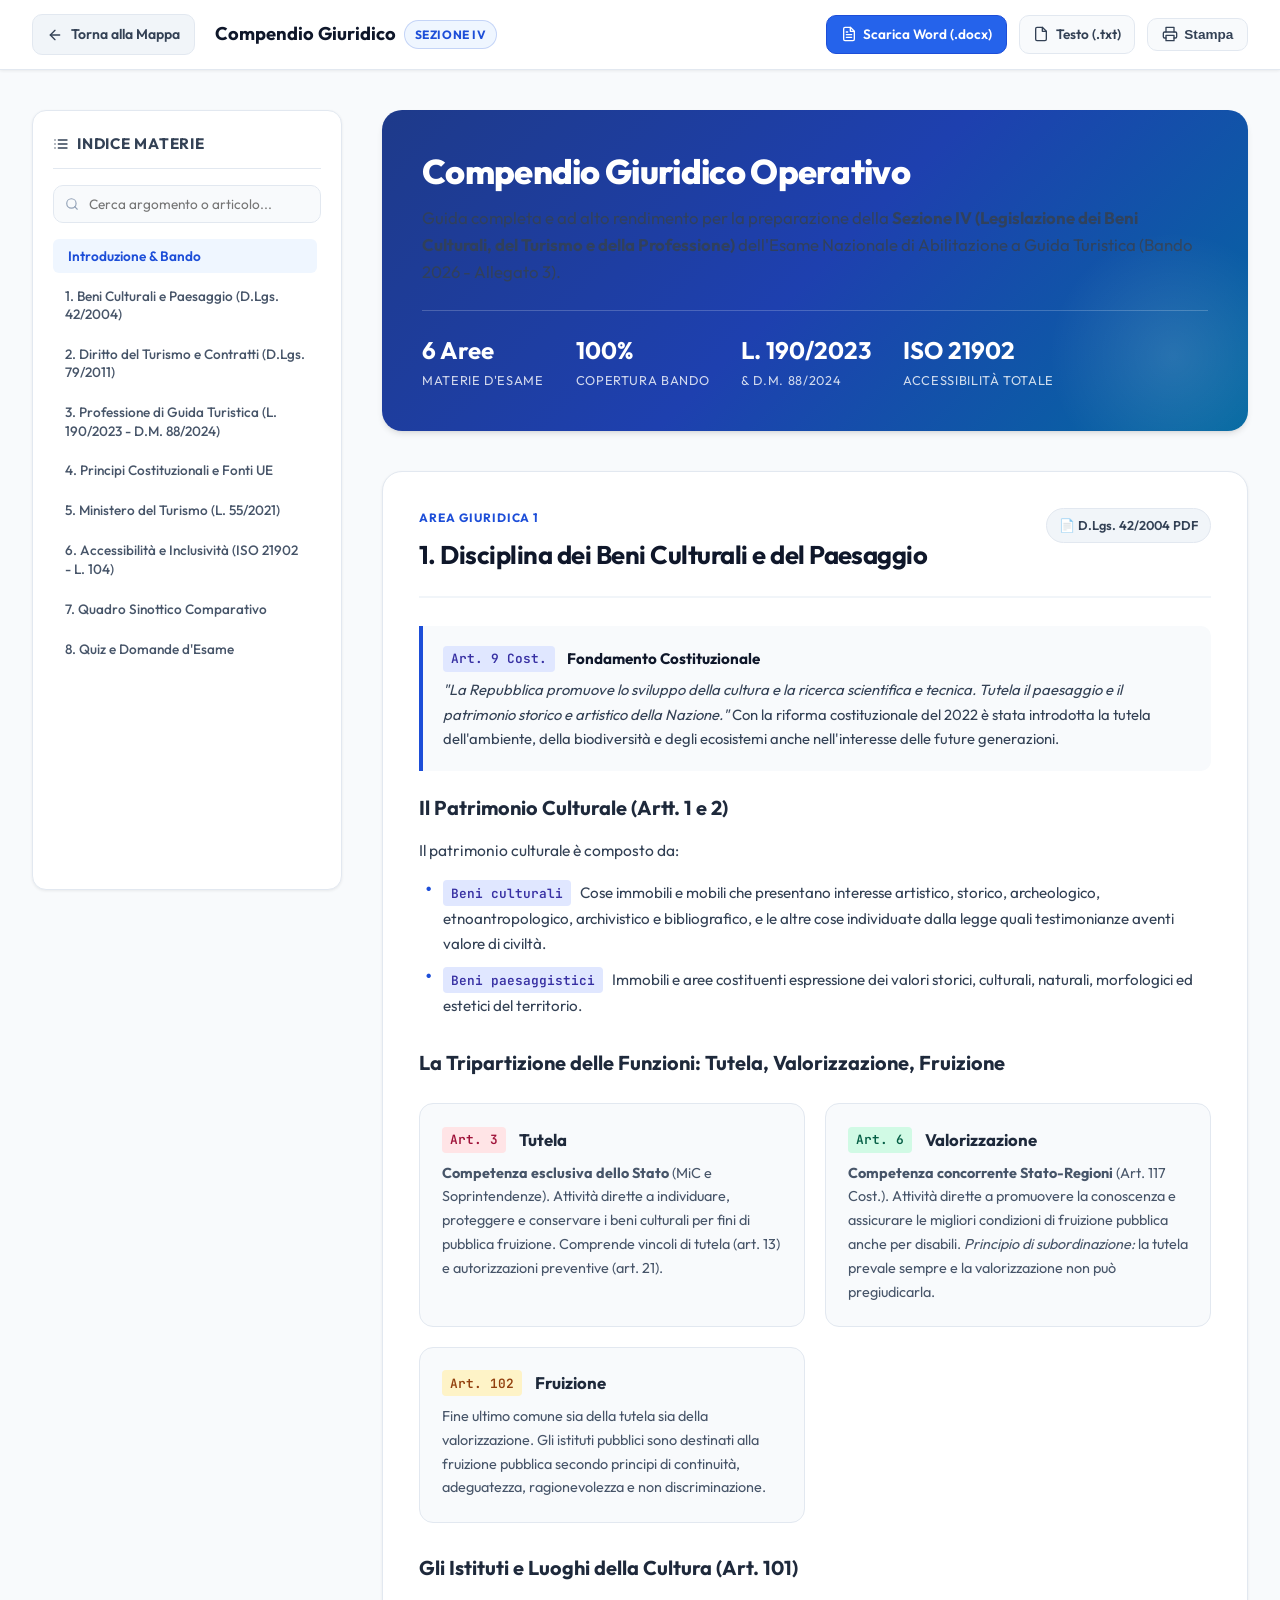
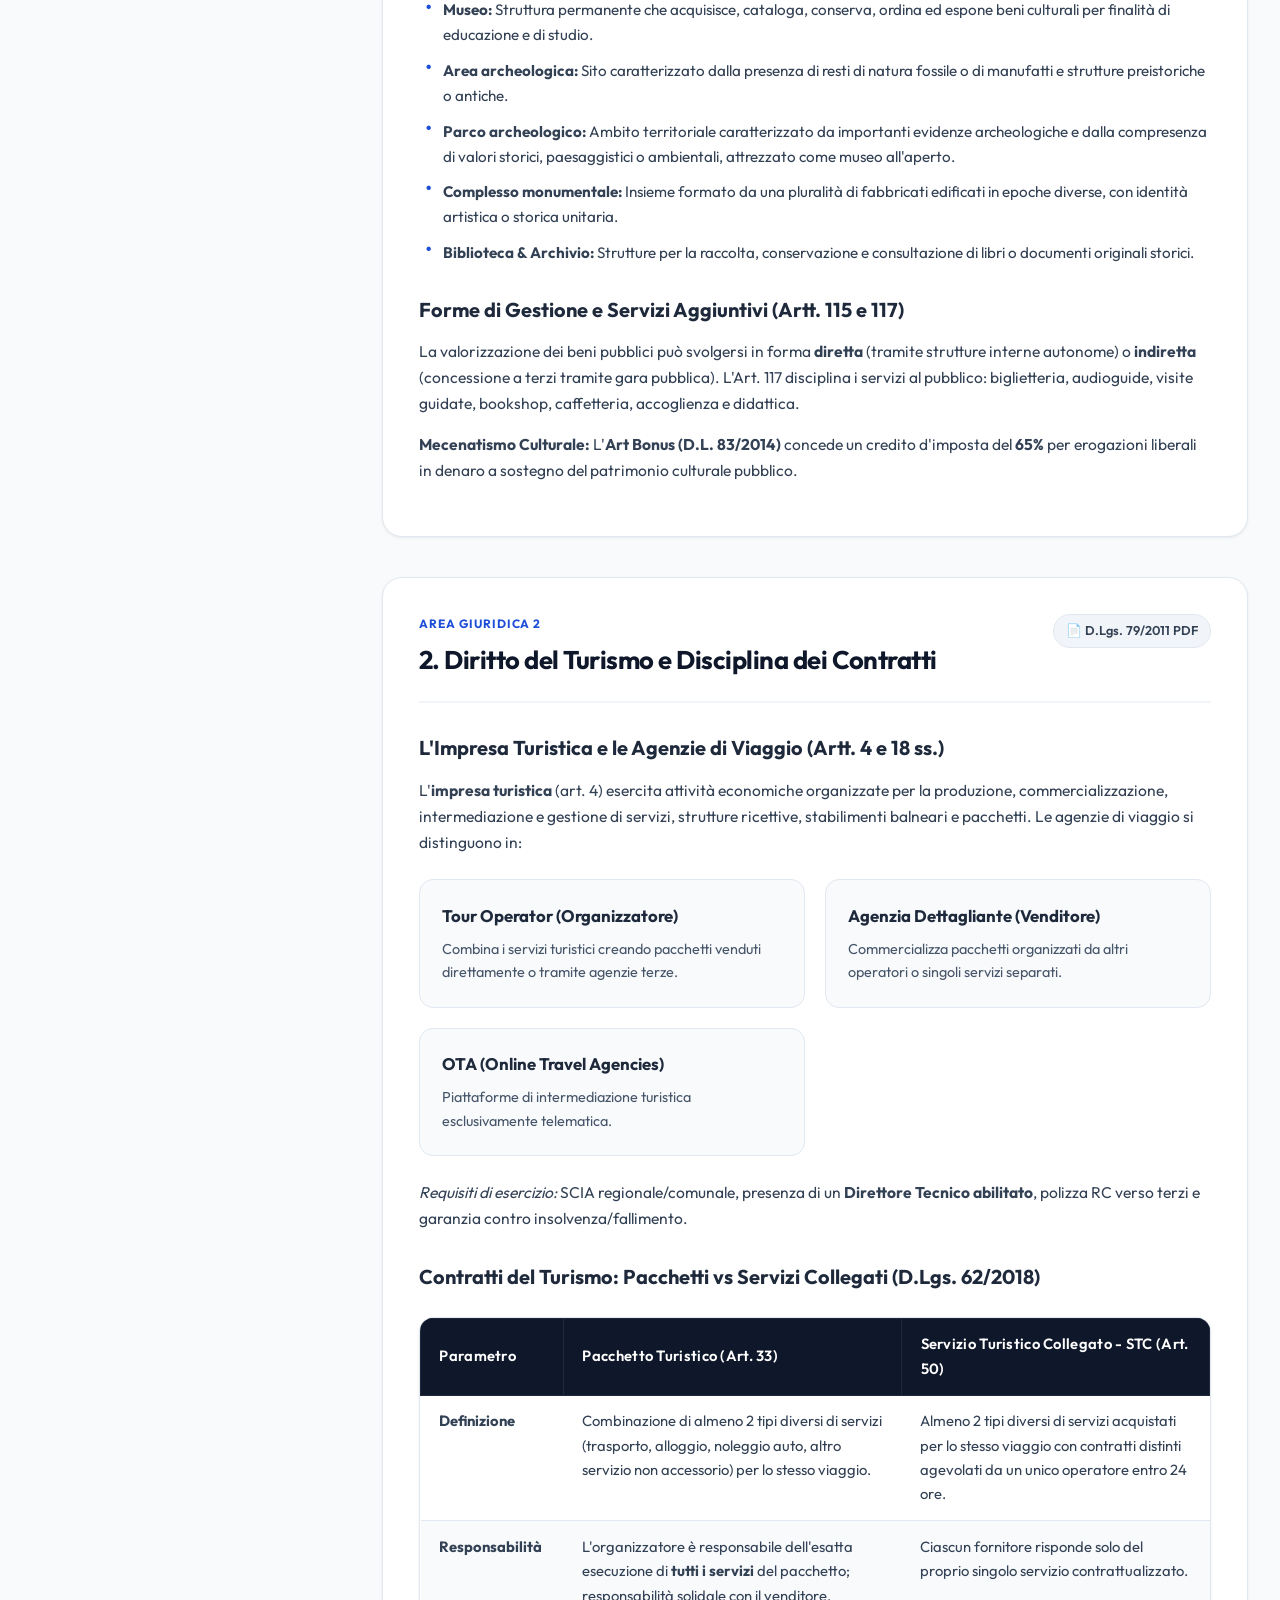
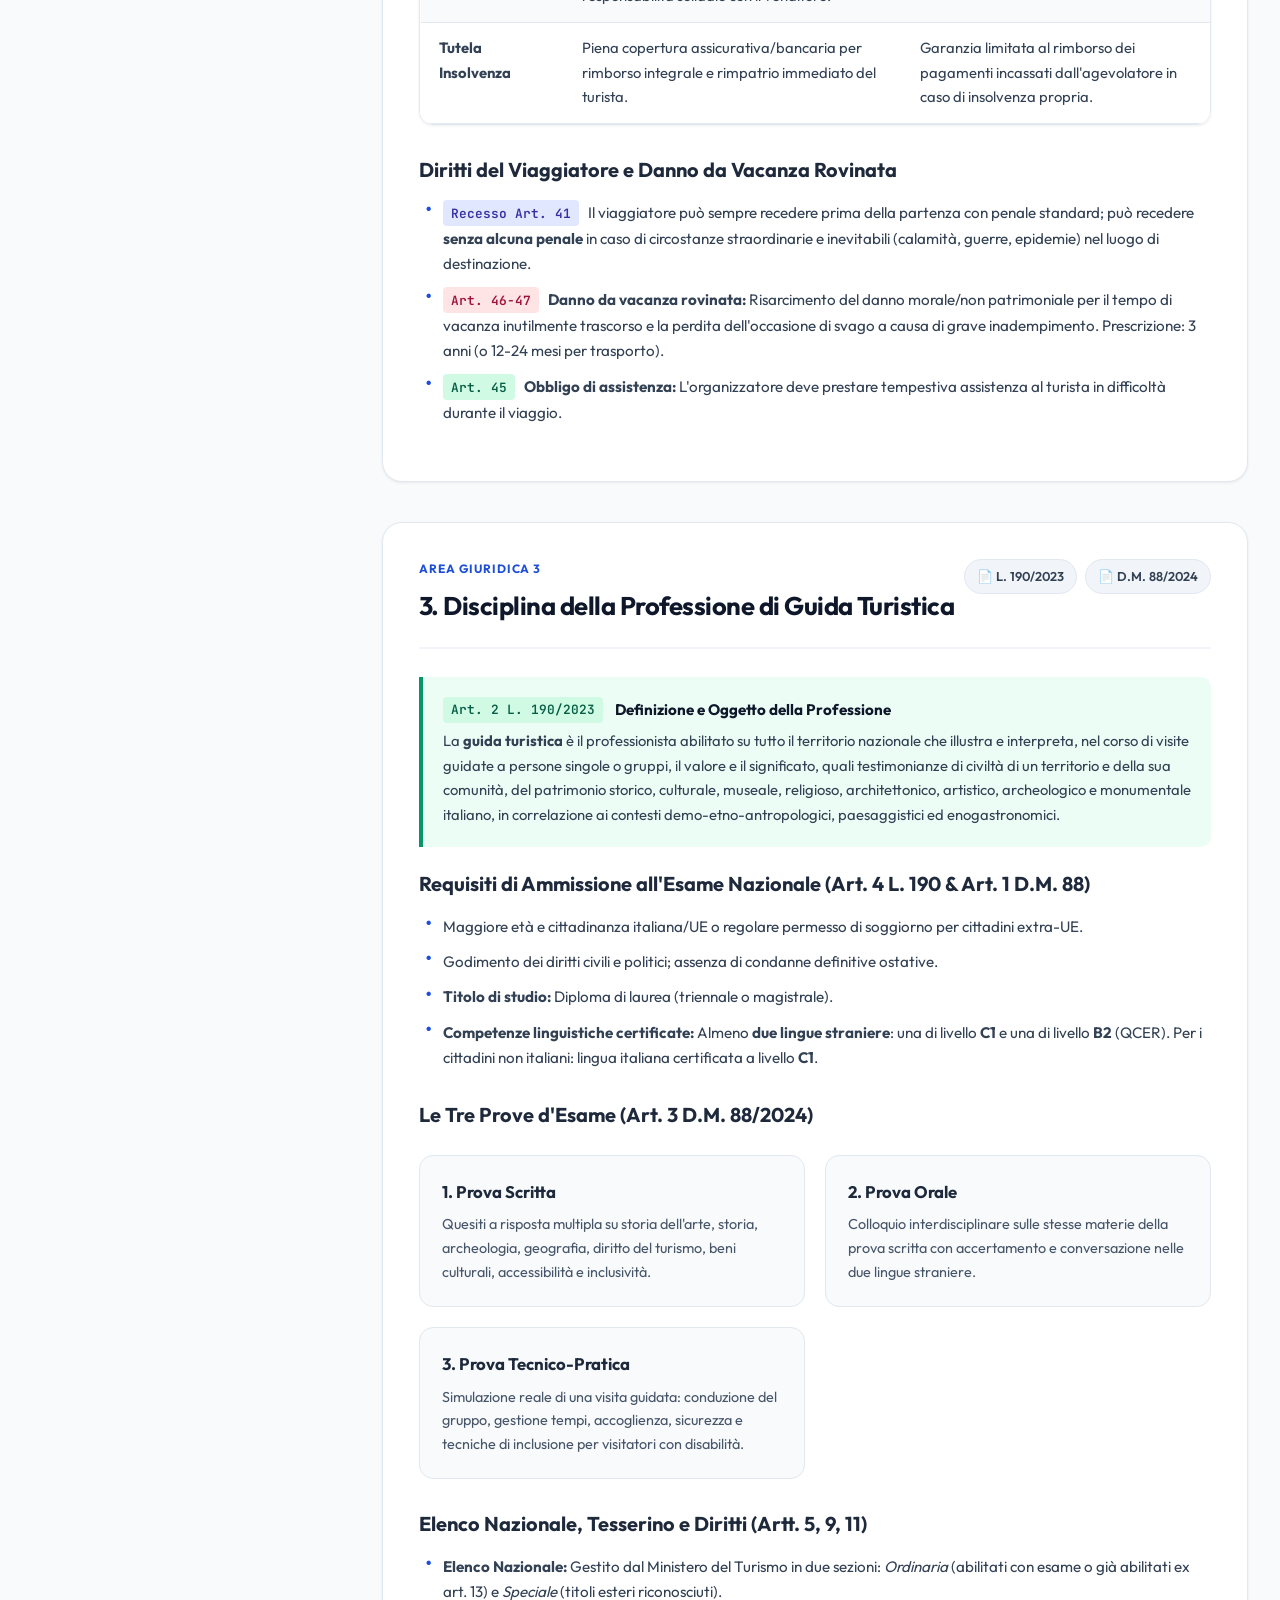
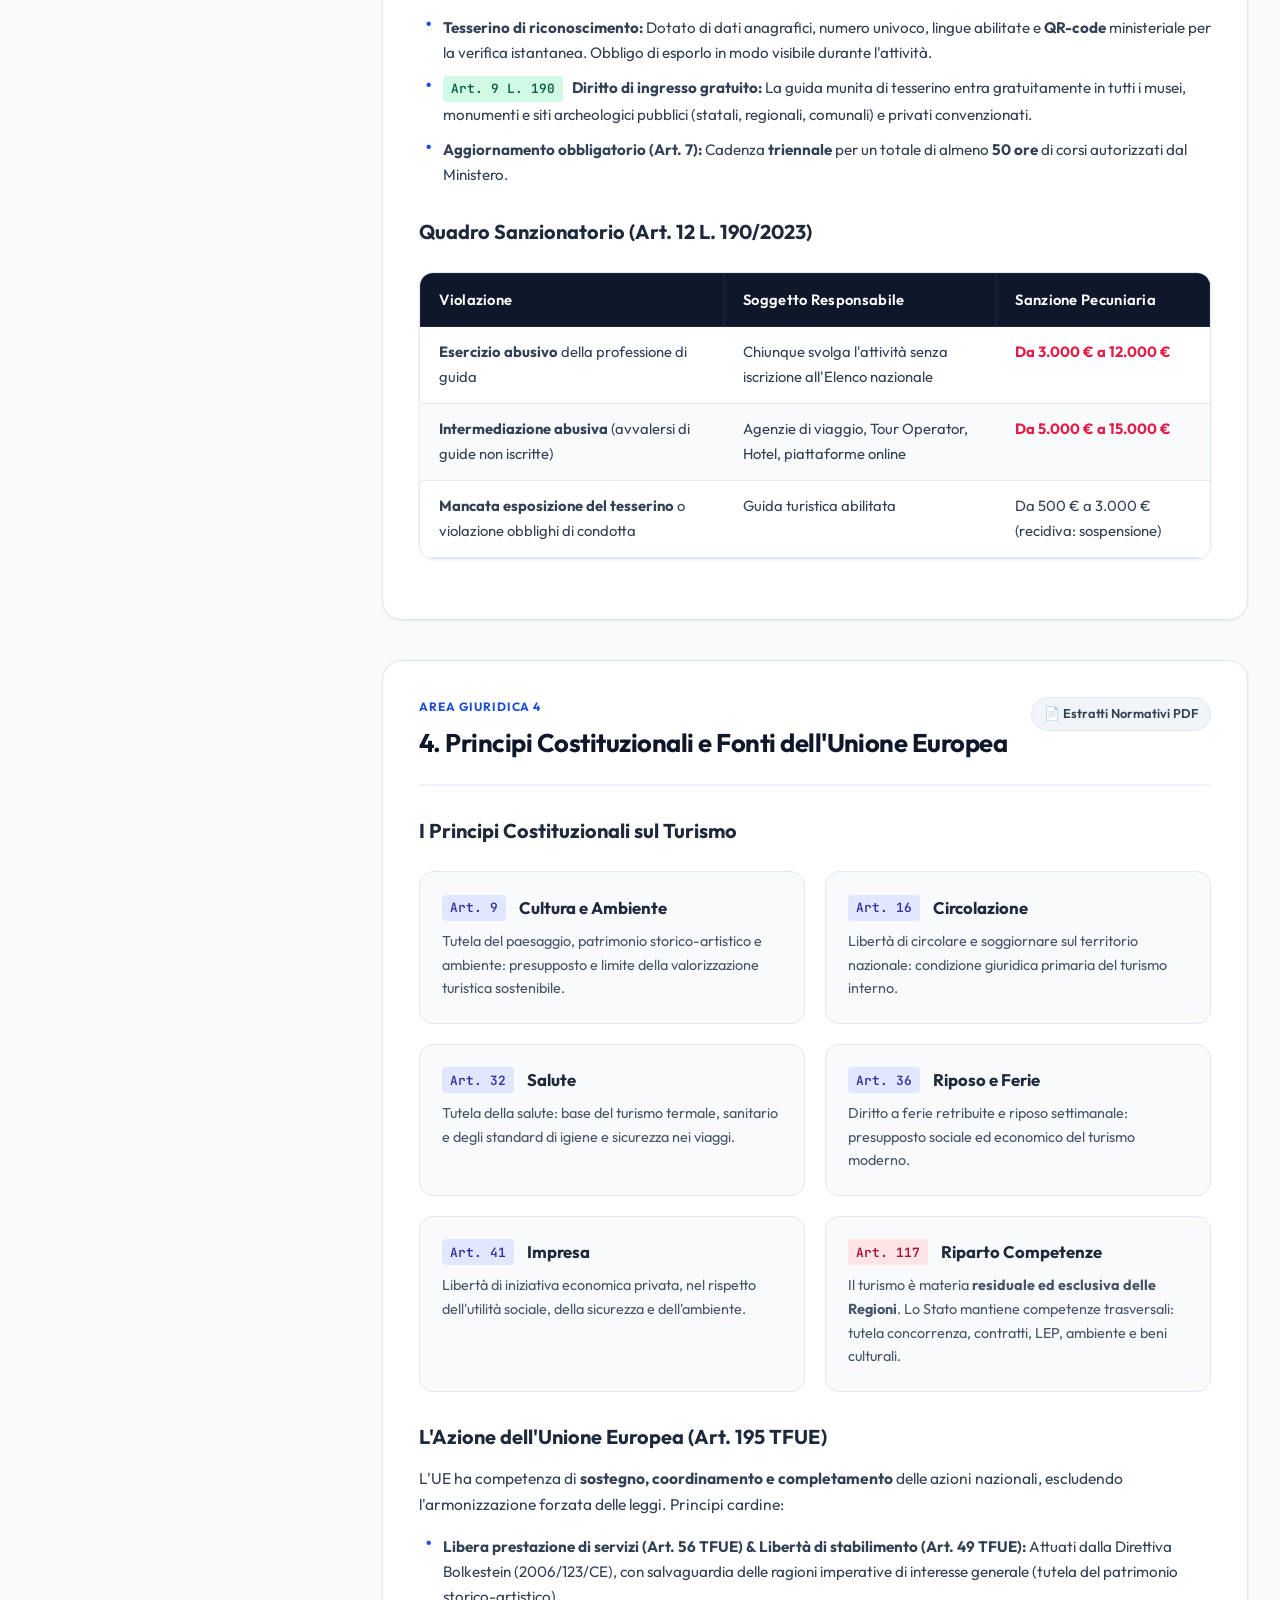
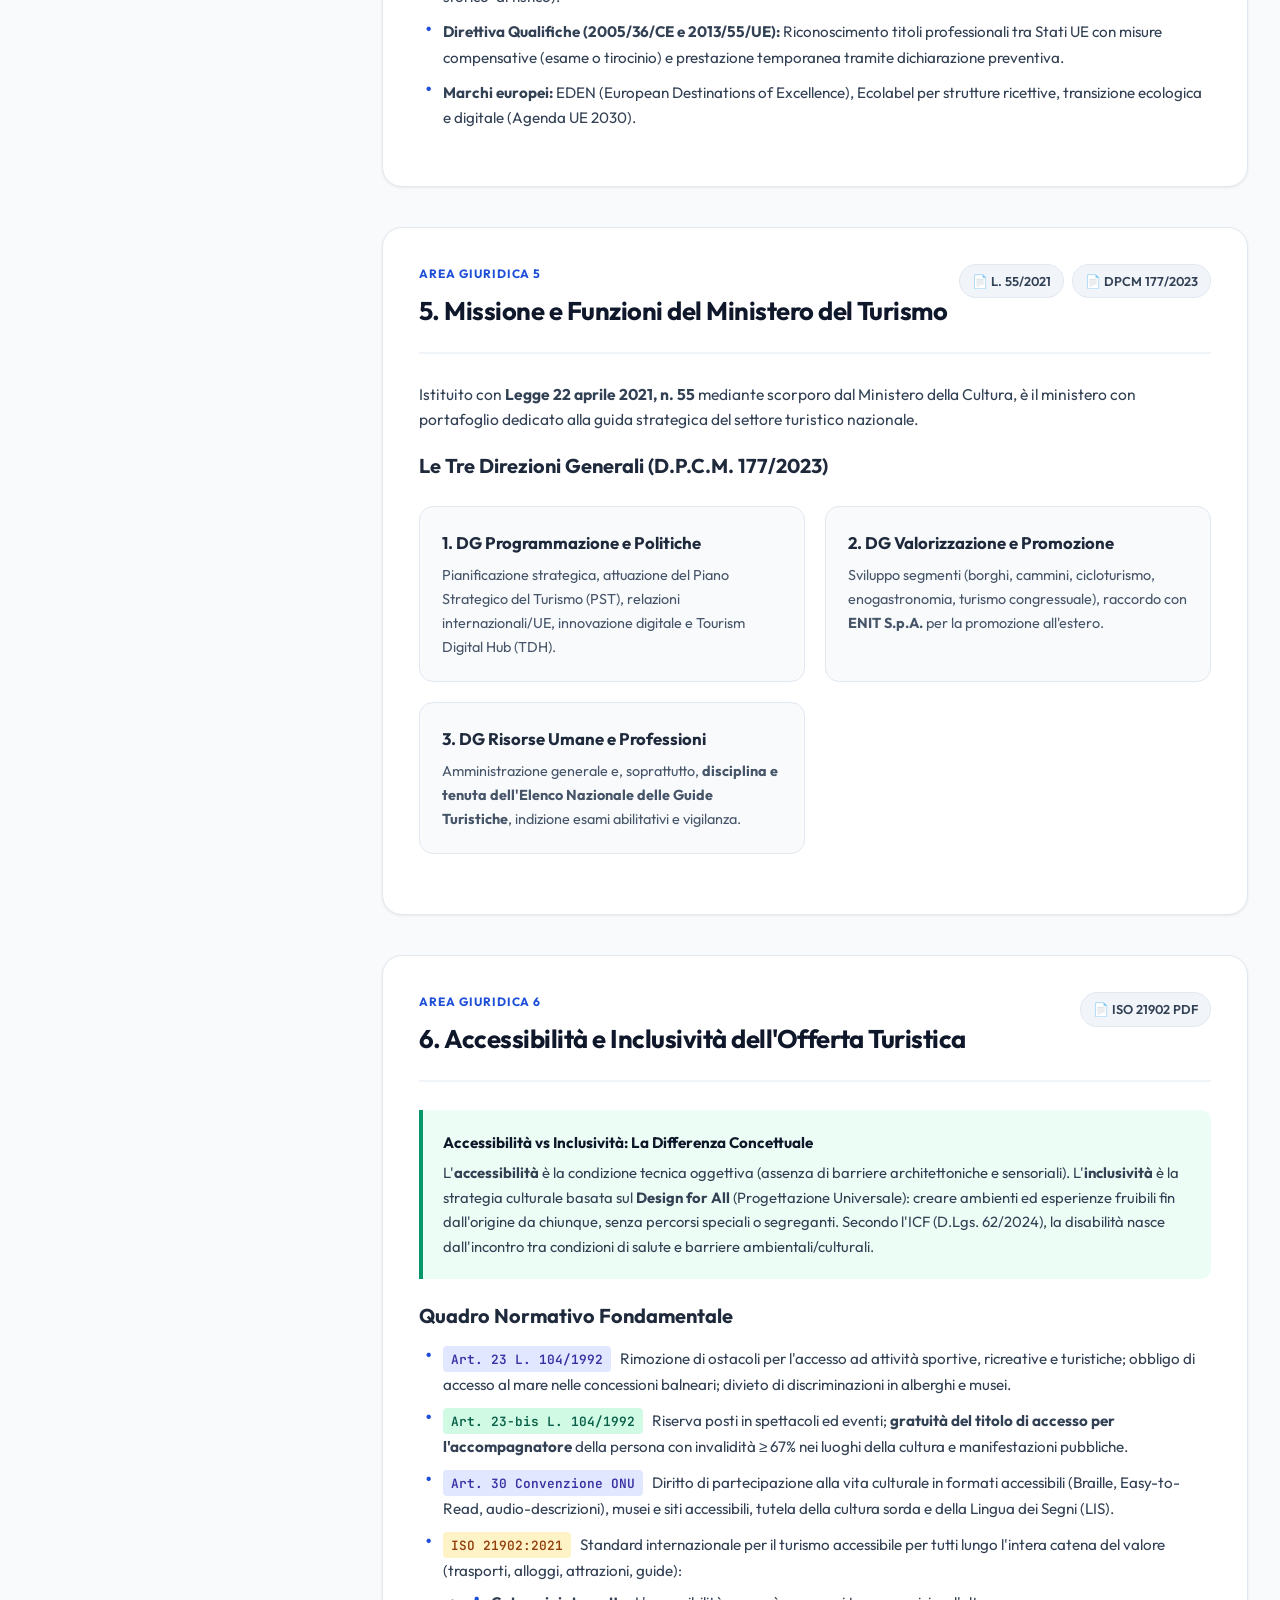
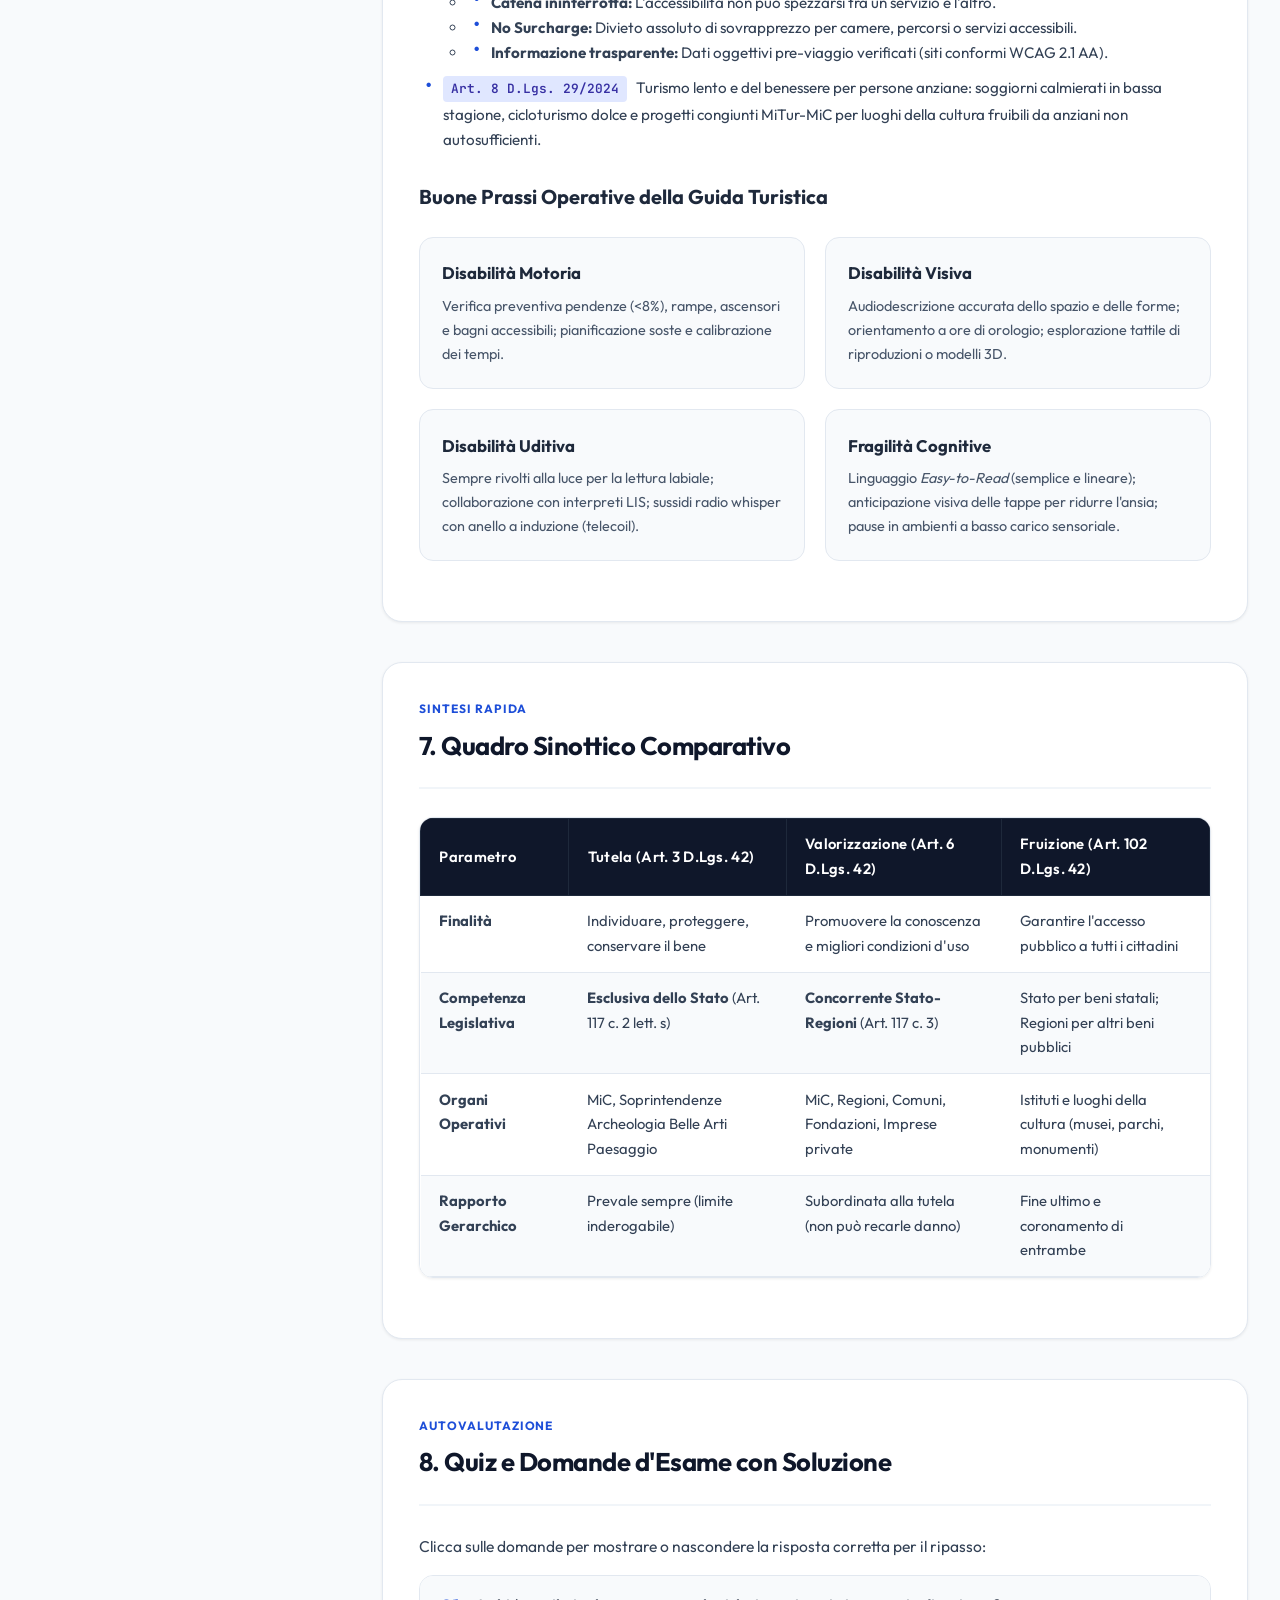
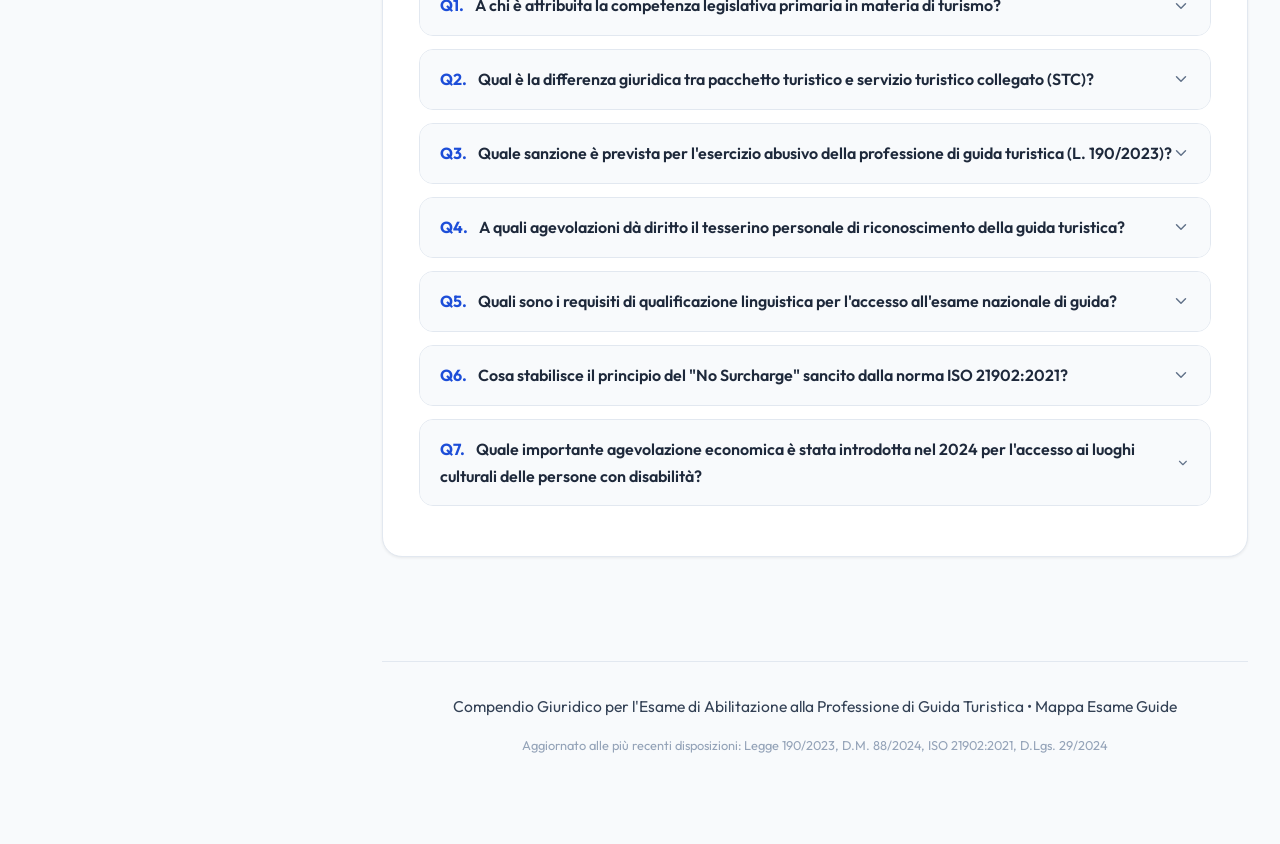
<file: compendio.html>
<!DOCTYPE html>
<html lang="it">
<head>
    <meta charset="UTF-8">
    <meta name="viewport" content="width=device-width, initial-scale=1.0">
    <title>Compendio Giuridico - Esame Guida Turistica</title>
    
    <!-- Google Fonts: Outfit -->
    <link rel="preconnect" href="https://fonts.googleapis.com">
    <link rel="preconnect" href="https://fonts.gstatic.com" crossorigin>
    <link href="https://fonts.googleapis.com/css2?family=Outfit:wght@300;400;500;600;700;800&family=JetBrains+Mono:wght@400;500&display=swap" rel="stylesheet">
    
    <style>
        :root {
            --primary: #1d4ed8;
            --primary-light: #eff6ff;
            --primary-dark: #1e40af;
            --emerald: #059669;
            --emerald-light: #ecfdf5;
            --amber: #d97706;
            --amber-light: #fffbeb;
            --rose: #e11d48;
            --rose-light: #fff1f2;
            --bg-color: #f8fafc;
            --surface: #ffffff;
            --surface-elevated: #ffffff;
            --text-main: #0f172a;
            --text-muted: #475569;
            --border: #e2e8f0;
            --border-hover: #cbd5e1;
            --shadow-sm: 0 1px 3px 0 rgb(0 0 0 / 0.07);
            --shadow-md: 0 4px 6px -1px rgb(0 0 0 / 0.1), 0 2px 4px -2px rgb(0 0 0 / 0.08);
            --shadow-lg: 0 10px 15px -3px rgb(0 0 0 / 0.1), 0 4px 6px -4px rgb(0 0 0 / 0.07);
            --radius-sm: 0.375rem;
            --radius-md: 0.625rem;
            --radius-lg: 0.875rem;
            --radius-xl: 1.25rem;
        }

        * {
            margin: 0;
            padding: 0;
            box-sizing: border-box;
        }

        html {
            scroll-behavior: smooth;
        }

        body {
            font-family: 'Outfit', sans-serif;
            color: var(--text-main);
            background-color: var(--bg-color);
            line-height: 1.65;
            -webkit-font-smoothing: antialiased;
        }

        /* Top Sticky Navbar */
        .top-nav {
            position: sticky;
            top: 0;
            z-index: 100;
            height: 70px;
            background: rgba(255, 255, 255, 0.92);
            backdrop-filter: blur(14px);
            -webkit-backdrop-filter: blur(14px);
            border-bottom: 1px solid var(--border);
            display: flex;
            align-items: center;
            justify-content: space-between;
            padding: 0 2rem;
            box-shadow: var(--shadow-sm);
        }

        .nav-left {
            display: flex;
            align-items: center;
            gap: 1.25rem;
        }

        .btn-back {
            display: inline-flex;
            align-items: center;
            gap: 0.5rem;
            padding: 0.5rem 0.875rem;
            background: #f1f5f9;
            color: #334155;
            font-size: 0.875rem;
            font-weight: 600;
            text-decoration: none;
            border-radius: var(--radius-md);
            border: 1px solid var(--border);
            transition: all 0.2s ease;
        }

        .btn-back:hover {
            background: #e2e8f0;
            color: var(--text-main);
            transform: translateX(-2px);
        }

        .nav-title {
            display: flex;
            align-items: center;
            gap: 0.5rem;
            font-size: 1.15rem;
            font-weight: 700;
            color: var(--text-main);
        }

        .nav-badge {
            background: var(--primary-light);
            color: var(--primary);
            font-size: 0.75rem;
            font-weight: 700;
            padding: 0.2rem 0.6rem;
            border-radius: 9999px;
            text-transform: uppercase;
            letter-spacing: 0.05em;
            border: 1px solid rgba(29, 78, 216, 0.2);
        }

        .nav-actions {
            display: flex;
            align-items: center;
            gap: 0.75rem;
        }

        .btn-action {
            display: inline-flex;
            align-items: center;
            gap: 0.4rem;
            padding: 0.45rem 0.85rem;
            font-size: 0.85rem;
            font-weight: 600;
            text-decoration: none;
            border-radius: var(--radius-md);
            transition: all 0.2s ease;
            cursor: pointer;
            border: 1px solid var(--border);
        }

        .btn-docx {
            background: #2563eb;
            color: white;
            border-color: #1d4ed8;
        }
        .btn-docx:hover {
            background: #1d4ed8;
            box-shadow: 0 2px 6px rgba(37, 99, 235, 0.3);
        }

        .btn-txt {
            background: #f8fafc;
            color: #334155;
        }
        .btn-txt:hover {
            background: #f1f5f9;
        }

        .btn-print {
            background: #f8fafc;
            color: #334155;
        }
        .btn-print:hover {
            background: #f1f5f9;
        }

        /* Layout Container */
        .layout-container {
            max-width: 1440px;
            margin: 0 auto;
            display: grid;
            grid-template-columns: 310px 1fr;
            gap: 2.5rem;
            padding: 2.5rem 2rem;
        }

        /* Sidebar Table of Contents */
        .sidebar {
            position: sticky;
            top: 95px;
            height: calc(100vh - 120px);
            display: flex;
            flex-direction: column;
            gap: 1.25rem;
        }

        .toc-card {
            background: var(--surface);
            border: 1px solid var(--border);
            border-radius: var(--radius-lg);
            padding: 1.25rem;
            box-shadow: var(--shadow-sm);
            display: flex;
            flex-direction: column;
            overflow: hidden;
            flex: 1;
        }

        .toc-header {
            display: flex;
            align-items: center;
            justify-content: space-between;
            margin-bottom: 1rem;
            padding-bottom: 0.75rem;
            border-bottom: 1px solid var(--border);
        }

        .toc-header h3 {
            font-size: 0.95rem;
            font-weight: 700;
            color: #334155;
            text-transform: uppercase;
            letter-spacing: 0.05em;
            display: flex;
            align-items: center;
            gap: 0.5rem;
        }

        .search-box {
            position: relative;
            margin-bottom: 1rem;
        }

        .search-box input {
            width: 100%;
            padding: 0.55rem 0.75rem 0.55rem 2.2rem;
            font-family: inherit;
            font-size: 0.85rem;
            border: 1px solid var(--border);
            border-radius: var(--radius-md);
            background: #f8fafc;
            outline: none;
            transition: all 0.2s;
        }

        .search-box input:focus {
            background: #fff;
            border-color: var(--primary);
            box-shadow: 0 0 0 3px rgba(29, 78, 216, 0.1);
        }

        .search-box svg {
            position: absolute;
            left: 0.75rem;
            top: 50%;
            transform: translateY(-50%);
            color: #94a3b8;
            pointer-events: none;
        }

        .toc-list {
            list-style: none;
            overflow-y: auto;
            flex: 1;
            padding-right: 0.25rem;
        }

        .toc-list::-webkit-scrollbar {
            width: 4px;
        }
        .toc-list::-webkit-scrollbar-thumb {
            background: #cbd5e1;
            border-radius: 4px;
        }

        .toc-item {
            margin-bottom: 0.35rem;
        }

        .toc-link {
            display: block;
            padding: 0.5rem 0.75rem;
            color: #475569;
            font-size: 0.85rem;
            font-weight: 500;
            text-decoration: none;
            border-radius: var(--radius-sm);
            transition: all 0.15s;
            line-height: 1.35;
        }

        .toc-link:hover, .toc-link.active {
            background: var(--primary-light);
            color: var(--primary);
            font-weight: 600;
            padding-left: 0.95rem;
        }

        /* Main Content */
        .content-area {
            min-width: 0;
            display: flex;
            flex-direction: column;
            gap: 2.5rem;
        }

        /* Banner Hero */
        .hero-banner {
            background: linear-gradient(135deg, #1e3a8a 0%, #1e40af 50%, #0369a1 100%);
            color: white;
            padding: 2.5rem;
            border-radius: var(--radius-xl);
            box-shadow: var(--shadow-md);
            position: relative;
            overflow: hidden;
        }

        .hero-banner::after {
            content: '';
            position: absolute;
            right: -50px;
            bottom: -50px;
            width: 250px;
            height: 250px;
            background: radial-gradient(circle, rgba(255,255,255,0.12) 0%, rgba(255,255,255,0) 70%);
            border-radius: 50%;
            pointer-events: none;
        }

        .hero-banner h1 {
            font-size: 2.15rem;
            font-weight: 800;
            line-height: 1.25;
            margin-bottom: 0.75rem;
            letter-spacing: -0.02em;
        }

        .hero-banner p {
            font-size: 1.05rem;
            opacity: 0.9;
            max-width: 820px;
            margin-bottom: 1.5rem;
            line-height: 1.6;
        }

        .hero-stats {
            display: flex;
            gap: 2rem;
            flex-wrap: wrap;
            border-top: 1px solid rgba(255, 255, 255, 0.2);
            padding-top: 1.25rem;
        }

        .stat-item {
            display: flex;
            flex-direction: column;
        }

        .stat-val {
            font-size: 1.5rem;
            font-weight: 700;
        }

        .stat-lbl {
            font-size: 0.8rem;
            opacity: 0.8;
            text-transform: uppercase;
            letter-spacing: 0.05em;
        }

        /* Section Cards */
        .section-card {
            background: var(--surface);
            border: 1px solid var(--border);
            border-radius: var(--radius-xl);
            padding: 2.25rem;
            box-shadow: var(--shadow-sm);
            scroll-margin-top: 95px;
            transition: border-color 0.2s;
        }

        .section-card:hover {
            border-color: var(--border-hover);
        }

        .section-header {
            display: flex;
            align-items: flex-start;
            justify-content: space-between;
            margin-bottom: 1.75rem;
            padding-bottom: 1.25rem;
            border-bottom: 2px solid #f1f5f9;
        }

        .section-title-wrap {
            display: flex;
            flex-direction: column;
            gap: 0.35rem;
        }

        .section-tag {
            font-size: 0.75rem;
            font-weight: 700;
            text-transform: uppercase;
            letter-spacing: 0.08em;
            color: var(--primary);
        }

        .section-title {
            font-size: 1.6rem;
            font-weight: 700;
            color: var(--text-main);
            letter-spacing: -0.02em;
        }

        .source-pill {
            display: inline-flex;
            align-items: center;
            gap: 0.4rem;
            padding: 0.35rem 0.75rem;
            background: #f1f5f9;
            color: #334155;
            font-size: 0.8rem;
            font-weight: 600;
            border-radius: 9999px;
            border: 1px solid var(--border);
            text-decoration: none;
            transition: all 0.2s;
        }

        .source-pill:hover {
            background: #e2e8f0;
            color: var(--primary);
        }

        /* Typography & Content elements */
        h3.subheading {
            font-size: 1.25rem;
            font-weight: 700;
            color: #1e293b;
            margin: 1.75rem 0 0.85rem 0;
            display: flex;
            align-items: center;
            gap: 0.5rem;
        }

        h3.subheading:first-of-type {
            margin-top: 0;
        }

        p {
            margin-bottom: 1rem;
            color: #334155;
            font-size: 0.975rem;
        }

        ul.styled-list {
            list-style: none;
            margin-bottom: 1.25rem;
            display: flex;
            flex-direction: column;
            gap: 0.65rem;
        }

        ul.styled-list li {
            position: relative;
            padding-left: 1.5rem;
            font-size: 0.95rem;
            color: #334155;
        }

        ul.styled-list li::before {
            content: '•';
            position: absolute;
            left: 0.35rem;
            color: var(--primary);
            font-size: 1.4rem;
            line-height: 1;
            top: -0.1rem;
        }

        /* Article Callout Badges */
        .art-badge {
            display: inline-block;
            background: #e0e7ff;
            color: #3730a3;
            font-family: 'JetBrains Mono', monospace;
            font-size: 0.8rem;
            font-weight: 600;
            padding: 0.15rem 0.5rem;
            border-radius: 0.25rem;
            margin-right: 0.35rem;
        }

        .art-badge.green {
            background: #d1fae5;
            color: #065f46;
        }

        .art-badge.amber {
            background: #fef3c7;
            color: #92400e;
        }

        .art-badge.rose {
            background: #ffe4e6;
            color: #9f1239;
        }

        /* Callout Box */
        .callout {
            background: #f8fafc;
            border-left: 4px solid var(--primary);
            padding: 1.25rem;
            border-radius: 0 var(--radius-md) var(--radius-md) 0;
            margin: 1.25rem 0;
        }

        .callout.green {
            border-left-color: var(--emerald);
            background: var(--emerald-light);
        }

        .callout.amber {
            border-left-color: var(--amber);
            background: var(--amber-light);
        }

        .callout.rose {
            border-left-color: var(--rose);
            background: var(--rose-light);
        }

        .callout-title {
            font-weight: 700;
            font-size: 0.95rem;
            margin-bottom: 0.4rem;
            display: flex;
            align-items: center;
            gap: 0.4rem;
        }

        .callout p {
            margin-bottom: 0;
            font-size: 0.925rem;
        }

        /* Comparison & Data Tables */
        .table-responsive {
            overflow-x: auto;
            margin: 1.5rem 0;
            border-radius: var(--radius-lg);
            border: 1px solid var(--border);
            box-shadow: var(--shadow-sm);
        }

        table.comp-table {
            width: 100%;
            border-collapse: collapse;
            font-size: 0.925rem;
            text-align: left;
            background: var(--surface);
        }

        table.comp-table th {
            background: #0f172a;
            color: #ffffff;
            font-weight: 600;
            padding: 0.85rem 1.15rem;
            letter-spacing: 0.02em;
            border: 1px solid #1e293b;
        }

        table.comp-table td {
            padding: 0.85rem 1.15rem;
            border-bottom: 1px solid var(--border);
            color: #334155;
            vertical-align: top;
        }

        table.comp-table tr:nth-child(even) td {
            background: #f8fafc;
        }

        table.comp-table tr:hover td {
            background: #f1f5f9;
        }

        /* Cards Grid */
        .cards-grid {
            display: grid;
            grid-template-columns: repeat(auto-fit, minmax(280px, 1fr));
            gap: 1.25rem;
            margin: 1.5rem 0;
        }

        .feature-card {
            background: #f8fafc;
            border: 1px solid var(--border);
            border-radius: var(--radius-lg);
            padding: 1.35rem;
            display: flex;
            flex-direction: column;
            gap: 0.5rem;
            transition: transform 0.15s, border-color 0.15s;
        }

        .feature-card:hover {
            transform: translateY(-2px);
            border-color: #cbd5e1;
            background: #fff;
        }

        .feature-card-header {
            display: flex;
            align-items: center;
            gap: 0.5rem;
            font-weight: 700;
            color: #1e293b;
            font-size: 1.05rem;
        }

        .feature-card p {
            margin-bottom: 0;
            font-size: 0.9rem;
            color: #475569;
        }

        /* Quiz / Q&A Accordion */
        .quiz-item {
            border: 1px solid var(--border);
            border-radius: var(--radius-lg);
            margin-bottom: 0.85rem;
            overflow: hidden;
            background: var(--surface);
            transition: all 0.2s;
        }

        .quiz-item:hover {
            border-color: var(--primary);
        }

        .quiz-question {
            padding: 1rem 1.25rem;
            font-weight: 600;
            color: #1e293b;
            cursor: pointer;
            display: flex;
            align-items: center;
            justify-content: space-between;
            user-select: none;
            background: #f8fafc;
        }

        .quiz-question span.q-num {
            color: var(--primary);
            font-weight: 700;
            margin-right: 0.5rem;
        }

        .quiz-icon {
            transition: transform 0.2s;
            color: #64748b;
        }

        .quiz-item.open .quiz-icon {
            transform: rotate(180deg);
        }

        .quiz-answer {
            padding: 1.15rem 1.25rem;
            background: #ffffff;
            border-top: 1px solid var(--border);
            display: none;
            color: #334155;
            font-size: 0.95rem;
            line-height: 1.6;
        }

        .quiz-item.open .quiz-answer {
            display: block;
        }

        /* Footer */
        .app-footer {
            margin-top: 4rem;
            padding: 2rem 0;
            border-top: 1px solid var(--border);
            text-align: center;
            color: var(--text-muted);
            font-size: 0.875rem;
        }

        /* Responsive */
        @media (max-width: 1024px) {
            .layout-container {
                grid-template-columns: 1fr;
            }
            .sidebar {
                display: none;
            }
        }

        @media (max-width: 640px) {
            .top-nav {
                padding: 0 1rem;
            }
            .nav-actions {
                display: none;
            }
            .layout-container {
                padding: 1.25rem 1rem;
            }
            .hero-banner {
                padding: 1.5rem;
            }
            .hero-banner h1 {
                font-size: 1.6rem;
            }
            .section-card {
                padding: 1.35rem;
            }
        }

        /* Print styles */
        @media print {
            .top-nav, .sidebar, .btn-action, .search-box, .app-footer {
                display: none !important;
            }
            .layout-container {
                display: block;
                padding: 0;
                max-width: 100%;
            }
            .section-card {
                border: none;
                box-shadow: none;
                padding: 1rem 0;
                page-break-inside: avoid;
            }
            .quiz-answer {
                display: block !important;
            }
        }
    </style>
</head>
<body>

    <!-- Sticky Top Navigation -->
    <header class="top-nav">
        <div class="nav-left">
            <a href="index.html" class="btn-back">
                <svg xmlns="http://www.w3.org/2000/svg" width="16" height="16" viewBox="0 0 24 24" fill="none" stroke="currentColor" stroke-width="2" stroke-linecap="round" stroke-linejoin="round"><line x1="19" y1="12" x2="5" y2="12"></line><polyline points="12 19 5 12 12 5"></polyline></svg>
                Torna alla Mappa
            </a>
            <div class="nav-title">
                <span>Compendio Giuridico</span>
                <span class="nav-badge">Sezione IV</span>
            </div>
        </div>
        <div class="nav-actions">
            <a href="leggi/Sunto.docx" class="btn-action btn-docx" download>
                <svg xmlns="http://www.w3.org/2000/svg" width="16" height="16" viewBox="0 0 24 24" fill="none" stroke="currentColor" stroke-width="2" stroke-linecap="round" stroke-linejoin="round"><path d="M14 2H6a2 2 0 0 0-2 2v16a2 2 0 0 0 2 2h12a2 2 0 0 0 2-2V8z"></path><polyline points="14 2 14 8 20 8"></polyline><line x1="16" y1="13" x2="8" y2="13"></line><line x1="16" y1="17" x2="8" y2="17"></line><polyline points="10 9 9 9 8 9"></polyline></svg>
                Scarica Word (.docx)
            </a>
            <a href="leggi/sunto.txt" class="btn-action btn-txt" target="_blank">
                <svg xmlns="http://www.w3.org/2000/svg" width="16" height="16" viewBox="0 0 24 24" fill="none" stroke="currentColor" stroke-width="2" stroke-linecap="round" stroke-linejoin="round"><path d="M14 2H6a2 2 0 0 0-2 2v16a2 2 0 0 0 2 2h12a2 2 0 0 0 2-2V8z"></path><polyline points="14 2 14 8 20 8"></polyline></svg>
                Testo (.txt)
            </a>
            <button class="btn-action btn-print" onclick="window.print()">
                <svg xmlns="http://www.w3.org/2000/svg" width="16" height="16" viewBox="0 0 24 24" fill="none" stroke="currentColor" stroke-width="2" stroke-linecap="round" stroke-linejoin="round"><polyline points="6 9 6 2 18 2 18 9"></polyline><path d="M6 18H4a2 2 0 0 1-2-2v-5a2 2 0 0 1 2-2h16a2 2 0 0 1 2 2v5a2 2 0 0 1-2 2h-2"></path><rect x="6" y="14" width="12" height="8"></rect></svg>
                Stampa
            </button>
        </div>
    </header>

    <div class="layout-container">
        
        <!-- Sidebar Navigation -->
        <aside class="sidebar">
            <div class="toc-card">
                <div class="toc-header">
                    <h3>
                        <svg xmlns="http://www.w3.org/2000/svg" width="16" height="16" viewBox="0 0 24 24" fill="none" stroke="currentColor" stroke-width="2" stroke-linecap="round" stroke-linejoin="round"><line x1="8" y1="6" x2="21" y2="6"></line><line x1="8" y1="12" x2="21" y2="12"></line><line x1="8" y1="18" x2="21" y2="18"></line><line x1="3" y1="6" x2="3.01" y2="6"></line><line x1="3" y1="12" x2="3.01" y2="12"></line><line x1="3" y1="18" x2="3.01" y2="18"></line></svg>
                        Indice Materie
                    </h3>
                </div>

                <div class="search-box">
                    <svg xmlns="http://www.w3.org/2000/svg" width="14" height="14" viewBox="0 0 24 24" fill="none" stroke="currentColor" stroke-width="2" stroke-linecap="round" stroke-linejoin="round"><circle cx="11" cy="11" r="8"></circle><line x1="21" y1="21" x2="16.65" y2="16.65"></line></svg>
                    <input type="text" id="filterInput" placeholder="Cerca argomento o articolo..." onkeyup="filterContent()">
                </div>

                <ul class="toc-list" id="tocList">
                    <li class="toc-item"><a href="#intro" class="toc-link">Introduzione & Bando</a></li>
                    <li class="toc-item"><a href="#sez-1" class="toc-link">1. Beni Culturali e Paesaggio (D.Lgs. 42/2004)</a></li>
                    <li class="toc-item"><a href="#sez-2" class="toc-link">2. Diritto del Turismo e Contratti (D.Lgs. 79/2011)</a></li>
                    <li class="toc-item"><a href="#sez-3" class="toc-link">3. Professione di Guida Turistica (L. 190/2023 - D.M. 88/2024)</a></li>
                    <li class="toc-item"><a href="#sez-4" class="toc-link">4. Principi Costituzionali e Fonti UE</a></li>
                    <li class="toc-item"><a href="#sez-5" class="toc-link">5. Ministero del Turismo (L. 55/2021)</a></li>
                    <li class="toc-item"><a href="#sez-6" class="toc-link">6. Accessibilità e Inclusività (ISO 21902 - L. 104)</a></li>
                    <li class="toc-item"><a href="#sez-7" class="toc-link">7. Quadro Sinottico Comparativo</a></li>
                    <li class="toc-item"><a href="#sez-8" class="toc-link">8. Quiz e Domande d'Esame</a></li>
                </ul>
            </div>
        </aside>

        <!-- Main Content Stream -->
        <main class="content-area">

            <!-- Hero Banner -->
            <section class="hero-banner" id="intro">
                <h1>Compendio Giuridico Operativo</h1>
                <p>Guida completa e ad alto rendimento per la preparazione della <strong>Sezione IV (Legislazione dei Beni Culturali, del Turismo e della Professione)</strong> dell'Esame Nazionale di Abilitazione a Guida Turistica (Bando 2026 - Allegato 3).</p>
                <div class="hero-stats">
                    <div class="stat-item">
                        <span class="stat-val">6 Aree</span>
                        <span class="stat-lbl">Materie d'Esame</span>
                    </div>
                    <div class="stat-item">
                        <span class="stat-val">100%</span>
                        <span class="stat-lbl">Copertura Bando</span>
                    </div>
                    <div class="stat-item">
                        <span class="stat-val">L. 190/2023</span>
                        <span class="stat-lbl">& D.M. 88/2024</span>
                    </div>
                    <div class="stat-item">
                        <span class="stat-val">ISO 21902</span>
                        <span class="stat-lbl">Accessibilità Totale</span>
                    </div>
                </div>
            </section>

            <!-- 1. BENI CULTURALI E DEL PAESAGGIO -->
            <article class="section-card" id="sez-1">
                <div class="section-header">
                    <div class="section-title-wrap">
                        <span class="section-tag">Area Giuridica 1</span>
                        <h2 class="section-title">1. Disciplina dei Beni Culturali e del Paesaggio</h2>
                    </div>
                    <a href="leggi/dlgs_42_2004.pdf" target="_blank" class="source-pill">
                        📄 D.Lgs. 42/2004 PDF
                    </a>
                </div>

                <div class="callout">
                    <div class="callout-title">
                        <span class="art-badge">Art. 9 Cost.</span>
                        Fondamento Costituzionale
                    </div>
                    <p><em>"La Repubblica promuove lo sviluppo della cultura e la ricerca scientifica e tecnica. Tutela il paesaggio e il patrimonio storico e artistico della Nazione."</em> Con la riforma costituzionale del 2022 è stata introdotta la tutela dell'ambiente, della biodiversità e degli ecosistemi anche nell'interesse delle future generazioni.</p>
                </div>

                <h3 class="subheading">Il Patrimonio Culturale (Artt. 1 e 2)</h3>
                <p>Il patrimonio culturale è composto da:</p>
                <ul class="styled-list">
                    <li><span class="art-badge">Beni culturali</span> Cose immobili e mobili che presentano interesse artistico, storico, archeologico, etnoantropologico, archivistico e bibliografico, e le altre cose individuate dalla legge quali testimonianze aventi valore di civiltà.</li>
                    <li><span class="art-badge">Beni paesaggistici</span> Immobili e aree costituenti espressione dei valori storici, culturali, naturali, morfologici ed estetici del territorio.</li>
                </ul>

                <h3 class="subheading">La Tripartizione delle Funzioni: Tutela, Valorizzazione, Fruizione</h3>
                <div class="cards-grid">
                    <div class="feature-card">
                        <div class="feature-card-header">
                            <span class="art-badge rose">Art. 3</span> Tutela
                        </div>
                        <p><strong>Competenza esclusiva dello Stato</strong> (MiC e Soprintendenze). Attività dirette a individuare, proteggere e conservare i beni culturali per fini di pubblica fruizione. Comprende vincoli di tutela (art. 13) e autorizzazioni preventive (art. 21).</p>
                    </div>

                    <div class="feature-card">
                        <div class="feature-card-header">
                            <span class="art-badge green">Art. 6</span> Valorizzazione
                        </div>
                        <p><strong>Competenza concorrente Stato-Regioni</strong> (Art. 117 Cost.). Attività dirette a promuovere la conoscenza e assicurare le migliori condizioni di fruizione pubblica anche per disabili. <em>Principio di subordinazione:</em> la tutela prevale sempre e la valorizzazione non può pregiudicarla.</p>
                    </div>

                    <div class="feature-card">
                        <div class="feature-card-header">
                            <span class="art-badge amber">Art. 102</span> Fruizione
                        </div>
                        <p>Fine ultimo comune sia della tutela sia della valorizzazione. Gli istituti pubblici sono destinati alla fruizione pubblica secondo principi di continuità, adeguatezza, ragionevolezza e non discriminazione.</p>
                    </div>
                </div>

                <h3 class="subheading">Gli Istituti e Luoghi della Cultura (Art. 101)</h3>
                <ul class="styled-list">
                    <li><strong>Museo:</strong> Struttura permanente che acquisisce, cataloga, conserva, ordina ed espone beni culturali per finalità di educazione e di studio.</li>
                    <li><strong>Area archeologica:</strong> Sito caratterizzato dalla presenza di resti di natura fossile o di manufatti e strutture preistoriche o antiche.</li>
                    <li><strong>Parco archeologico:</strong> Ambito territoriale caratterizzato da importanti evidenze archeologiche e dalla compresenza di valori storici, paesaggistici o ambientali, attrezzato come museo all'aperto.</li>
                    <li><strong>Complesso monumentale:</strong> Insieme formato da una pluralità di fabbricati edificati in epoche diverse, con identità artistica o storica unitaria.</li>
                    <li><strong>Biblioteca & Archivio:</strong> Strutture per la raccolta, conservazione e consultazione di libri o documenti originali storici.</li>
                </ul>

                <h3 class="subheading">Forme di Gestione e Servizi Aggiuntivi (Artt. 115 e 117)</h3>
                <p>La valorizzazione dei beni pubblici può svolgersi in forma <strong>diretta</strong> (tramite strutture interne autonome) o <strong>indiretta</strong> (concessione a terzi tramite gara pubblica). L'Art. 117 disciplina i servizi al pubblico: biglietteria, audioguide, visite guidate, bookshop, caffetteria, accoglienza e didattica.</p>
                <p><strong>Mecenatismo Culturale:</strong> L'<strong>Art Bonus (D.L. 83/2014)</strong> concede un credito d'imposta del <strong>65%</strong> per erogazioni liberali in denaro a sostegno del patrimonio culturale pubblico.</p>
            </article>

            <!-- 2. DIRITTO DEL TURISMO E DEI CONTRATTI -->
            <article class="section-card" id="sez-2">
                <div class="section-header">
                    <div class="section-title-wrap">
                        <span class="section-tag">Area Giuridica 2</span>
                        <h2 class="section-title">2. Diritto del Turismo e Disciplina dei Contratti</h2>
                    </div>
                    <a href="leggi/dlgs_79_2011.pdf" target="_blank" class="source-pill">
                        📄 D.Lgs. 79/2011 PDF
                    </a>
                </div>

                <h3 class="subheading">L'Impresa Turistica e le Agenzie di Viaggio (Artt. 4 e 18 ss.)</h3>
                <p>L'<strong>impresa turistica</strong> (art. 4) esercita attività economiche organizzate per la produzione, commercializzazione, intermediazione e gestione di servizi, strutture ricettive, stabilimenti balneari e pacchetti. Le agenzie di viaggio si distinguono in:</p>
                <div class="cards-grid">
                    <div class="feature-card">
                        <div class="feature-card-header">Tour Operator (Organizzatore)</div>
                        <p>Combina i servizi turistici creando pacchetti venduti direttamente o tramite agenzie terze.</p>
                    </div>
                    <div class="feature-card">
                        <div class="feature-card-header">Agenzia Dettagliante (Venditore)</div>
                        <p>Commercializza pacchetti organizzati da altri operatori o singoli servizi separati.</p>
                    </div>
                    <div class="feature-card">
                        <div class="feature-card-header">OTA (Online Travel Agencies)</div>
                        <p>Piattaforme di intermediazione turistica esclusivamente telematica.</p>
                    </div>
                </div>
                <p><em>Requisiti di esercizio:</em> SCIA regionale/comunale, presenza di un <strong>Direttore Tecnico abilitato</strong>, polizza RC verso terzi e garanzia contro insolvenza/fallimento.</p>

                <h3 class="subheading">Contratti del Turismo: Pacchetti vs Servizi Collegati (D.Lgs. 62/2018)</h3>
                <div class="table-responsive">
                    <table class="comp-table">
                        <thead>
                            <tr>
                                <th>Parametro</th>
                                <th>Pacchetto Turistico (Art. 33)</th>
                                <th>Servizio Turistico Collegato - STC (Art. 50)</th>
                            </tr>
                        </thead>
                        <tbody>
                            <tr>
                                <td><strong>Definizione</strong></td>
                                <td>Combinazione di almeno 2 tipi diversi di servizi (trasporto, alloggio, noleggio auto, altro servizio non accessorio) per lo stesso viaggio.</td>
                                <td>Almeno 2 tipi diversi di servizi acquistati per lo stesso viaggio con contratti distinti agevolati da un unico operatore entro 24 ore.</td>
                            </tr>
                            <tr>
                                <td><strong>Responsabilità</strong></td>
                                <td>L'organizzatore è responsabile dell'esatta esecuzione di <strong>tutti i servizi</strong> del pacchetto; responsabilità solidale con il venditore.</td>
                                <td>Ciascun fornitore risponde solo del proprio singolo servizio contrattualizzato.</td>
                            </tr>
                            <tr>
                                <td><strong>Tutela Insolvenza</strong></td>
                                <td>Piena copertura assicurativa/bancaria per rimborso integrale e rimpatrio immediato del turista.</td>
                                <td>Garanzia limitata al rimborso dei pagamenti incassati dall'agevolatore in caso di insolvenza propria.</td>
                            </tr>
                        </tbody>
                    </table>
                </div>

                <h3 class="subheading">Diritti del Viaggiatore e Danno da Vacanza Rovinata</h3>
                <ul class="styled-list">
                    <li><span class="art-badge">Recesso Art. 41</span> Il viaggiatore può sempre recedere prima della partenza con penale standard; può recedere <strong>senza alcuna penale</strong> in caso di circostanze straordinarie e inevitabili (calamità, guerre, epidemie) nel luogo di destinazione.</li>
                    <li><span class="art-badge rose">Art. 46-47</span> <strong>Danno da vacanza rovinata:</strong> Risarcimento del danno morale/non patrimoniale per il tempo di vacanza inutilmente trascorso e la perdita dell'occasione di svago a causa di grave inadempimento. Prescrizione: 3 anni (o 12-24 mesi per trasporto).</li>
                    <li><span class="art-badge green">Art. 45</span> <strong>Obbligo di assistenza:</strong> L'organizzatore deve prestare tempestiva assistenza al turista in difficoltà durante il viaggio.</li>
                </ul>
            </article>

            <!-- 3. DISCIPLINA GUIDA TURISTICA -->
            <article class="section-card" id="sez-3">
                <div class="section-header">
                    <div class="section-title-wrap">
                        <span class="section-tag">Area Giuridica 3</span>
                        <h2 class="section-title">3. Disciplina della Professione di Guida Turistica</h2>
                    </div>
                    <div style="display: flex; gap: 0.5rem;">
                        <a href="leggi/l_190_2023.pdf" target="_blank" class="source-pill">📄 L. 190/2023</a>
                        <a href="leggi/dm_88_2024.pdf" target="_blank" class="source-pill">📄 D.M. 88/2024</a>
                    </div>
                </div>

                <div class="callout green">
                    <div class="callout-title">
                        <span class="art-badge green">Art. 2 L. 190/2023</span>
                        Definizione e Oggetto della Professione
                    </div>
                    <p>La <strong>guida turistica</strong> è il professionista abilitato su tutto il territorio nazionale che illustra e interpreta, nel corso di visite guidate a persone singole o gruppi, il valore e il significato, quali testimonianze di civiltà di un territorio e della sua comunità, del patrimonio storico, culturale, museale, religioso, architettonico, artistico, archeologico e monumentale italiano, in correlazione ai contesti demo-etno-antropologici, paesaggistici ed enogastronomici.</p>
                </div>

                <h3 class="subheading">Requisiti di Ammissione all'Esame Nazionale (Art. 4 L. 190 & Art. 1 D.M. 88)</h3>
                <ul class="styled-list">
                    <li>Maggiore età e cittadinanza italiana/UE o regolare permesso di soggiorno per cittadini extra-UE.</li>
                    <li>Godimento dei diritti civili e politici; assenza di condanne definitive ostative.</li>
                    <li><strong>Titolo di studio:</strong> Diploma di laurea (triennale o magistrale).</li>
                    <li><strong>Competenze linguistiche certificate:</strong> Almeno <strong>due lingue straniere</strong>: una di livello <strong>C1</strong> e una di livello <strong>B2</strong> (QCER). Per i cittadini non italiani: lingua italiana certificata a livello <strong>C1</strong>.</li>
                </ul>

                <h3 class="subheading">Le Tre Prove d'Esame (Art. 3 D.M. 88/2024)</h3>
                <div class="cards-grid">
                    <div class="feature-card">
                        <div class="feature-card-header">1. Prova Scritta</div>
                        <p>Quesiti a risposta multipla su storia dell'arte, storia, archeologia, geografia, diritto del turismo, beni culturali, accessibilità e inclusività.</p>
                    </div>
                    <div class="feature-card">
                        <div class="feature-card-header">2. Prova Orale</div>
                        <p>Colloquio interdisciplinare sulle stesse materie della prova scritta con accertamento e conversazione nelle due lingue straniere.</p>
                    </div>
                    <div class="feature-card">
                        <div class="feature-card-header">3. Prova Tecnico-Pratica</div>
                        <p>Simulazione reale di una visita guidata: conduzione del gruppo, gestione tempi, accoglienza, sicurezza e tecniche di inclusione per visitatori con disabilità.</p>
                    </div>
                </div>

                <h3 class="subheading">Elenco Nazionale, Tesserino e Diritti (Artt. 5, 9, 11)</h3>
                <ul class="styled-list">
                    <li><strong>Elenco Nazionale:</strong> Gestito dal Ministero del Turismo in due sezioni: <em>Ordinaria</em> (abilitati con esame o già abilitati ex art. 13) e <em>Speciale</em> (titoli esteri riconosciuti).</li>
                    <li><strong>Tesserino di riconoscimento:</strong> Dotato di dati anagrafici, numero univoco, lingue abilitate e <strong>QR-code</strong> ministeriale per la verifica istantanea. Obbligo di esporlo in modo visibile durante l'attività.</li>
                    <li><span class="art-badge green">Art. 9 L. 190</span> <strong>Diritto di ingresso gratuito:</strong> La guida munita di tesserino entra gratuitamente in tutti i musei, monumenti e siti archeologici pubblici (statali, regionali, comunali) e privati convenzionati.</li>
                    <li><strong>Aggiornamento obbligatorio (Art. 7):</strong> Cadenza <strong>triennale</strong> per un totale di almeno <strong>50 ore</strong> di corsi autorizzati dal Ministero.</li>
                </ul>

                <h3 class="subheading">Quadro Sanzionatorio (Art. 12 L. 190/2023)</h3>
                <div class="table-responsive">
                    <table class="comp-table">
                        <thead>
                            <tr>
                                <th>Violazione</th>
                                <th>Soggetto Responsabile</th>
                                <th>Sanzione Pecuniaria</th>
                            </tr>
                        </thead>
                        <tbody>
                            <tr>
                                <td><strong>Esercizio abusivo</strong> della professione di guida</td>
                                <td>Chiunque svolga l'attività senza iscrizione all'Elenco nazionale</td>
                                <td><strong style="color: var(--rose);">Da 3.000 € a 12.000 €</strong></td>
                            </tr>
                            <tr>
                                <td><strong>Intermediazione abusiva</strong> (avvalersi di guide non iscritte)</td>
                                <td>Agenzie di viaggio, Tour Operator, Hotel, piattaforme online</td>
                                <td><strong style="color: var(--rose);">Da 5.000 € a 15.000 €</strong></td>
                            </tr>
                            <tr>
                                <td><strong>Mancata esposizione del tesserino</strong> o violazione obblighi di condotta</td>
                                <td>Guida turistica abilitata</td>
                                <td>Da 500 € a 3.000 € (recidiva: sospensione)</td>
                            </tr>
                        </tbody>
                    </table>
                </div>
            </article>

            <!-- 4. PRINCIPI COSTITUZIONALI E FONTI UE -->
            <article class="section-card" id="sez-4">
                <div class="section-header">
                    <div class="section-title-wrap">
                        <span class="section-tag">Area Giuridica 4</span>
                        <h2 class="section-title">4. Principi Costituzionali e Fonti dell'Unione Europea</h2>
                    </div>
                    <a href="leggi/estratti_legge.pdf" target="_blank" class="source-pill">
                        📄 Estratti Normativi PDF
                    </a>
                </div>

                <h3 class="subheading">I Principi Costituzionali sul Turismo</h3>
                <div class="cards-grid">
                    <div class="feature-card">
                        <div class="feature-card-header"><span class="art-badge">Art. 9</span> Cultura e Ambiente</div>
                        <p>Tutela del paesaggio, patrimonio storico-artistico e ambiente: presupposto e limite della valorizzazione turistica sostenibile.</p>
                    </div>
                    <div class="feature-card">
                        <div class="feature-card-header"><span class="art-badge">Art. 16</span> Circolazione</div>
                        <p>Libertà di circolare e soggiornare sul territorio nazionale: condizione giuridica primaria del turismo interno.</p>
                    </div>
                    <div class="feature-card">
                        <div class="feature-card-header"><span class="art-badge">Art. 32</span> Salute</div>
                        <p>Tutela della salute: base del turismo termale, sanitario e degli standard di igiene e sicurezza nei viaggi.</p>
                    </div>
                    <div class="feature-card">
                        <div class="feature-card-header"><span class="art-badge">Art. 36</span> Riposo e Ferie</div>
                        <p>Diritto a ferie retribuite e riposo settimanale: presupposto sociale ed economico del turismo moderno.</p>
                    </div>
                    <div class="feature-card">
                        <div class="feature-card-header"><span class="art-badge">Art. 41</span> Impresa</div>
                        <p>Libertà di iniziativa economica privata, nel rispetto dell'utilità sociale, della sicurezza e dell'ambiente.</p>
                    </div>
                    <div class="feature-card">
                        <div class="feature-card-header"><span class="art-badge rose">Art. 117</span> Riparto Competenze</div>
                        <p>Il turismo è materia <strong>residuale ed esclusiva delle Regioni</strong>. Lo Stato mantiene competenze trasversali: tutela concorrenza, contratti, LEP, ambiente e beni culturali.</p>
                    </div>
                </div>

                <h3 class="subheading">L'Azione dell'Unione Europea (Art. 195 TFUE)</h3>
                <p>L'UE ha competenza di <strong>sostegno, coordinamento e completamento</strong> delle azioni nazionali, escludendo l'armonizzazione forzata delle leggi. Principi cardine:</p>
                <ul class="styled-list">
                    <li><strong>Libera prestazione di servizi (Art. 56 TFUE) & Libertà di stabilimento (Art. 49 TFUE):</strong> Attuati dalla Direttiva Bolkestein (2006/123/CE), con salvaguardia delle ragioni imperative di interesse generale (tutela del patrimonio storico-artistico).</li>
                    <li><strong>Direttiva Qualifiche (2005/36/CE e 2013/55/UE):</strong> Riconoscimento titoli professionali tra Stati UE con misure compensative (esame o tirocinio) e prestazione temporanea tramite dichiarazione preventiva.</li>
                    <li><strong>Marchi europei:</strong> EDEN (European Destinations of Excellence), Ecolabel per strutture ricettive, transizione ecologica e digitale (Agenda UE 2030).</li>
                </ul>
            </article>

            <!-- 5. MINISTERO DEL TURISMO -->
            <article class="section-card" id="sez-5">
                <div class="section-header">
                    <div class="section-title-wrap">
                        <span class="section-tag">Area Giuridica 5</span>
                        <h2 class="section-title">5. Missione e Funzioni del Ministero del Turismo</h2>
                    </div>
                    <div style="display: flex; gap: 0.5rem;">
                        <a href="leggi/l_55_2021.pdf" target="_blank" class="source-pill">📄 L. 55/2021</a>
                        <a href="leggi/dpcm_177_2023.pdf" target="_blank" class="source-pill">📄 DPCM 177/2023</a>
                    </div>
                </div>

                <p>Istituito con <strong>Legge 22 aprile 2021, n. 55</strong> mediante scorporo dal Ministero della Cultura, è il ministero con portafoglio dedicato alla guida strategica del settore turistico nazionale.</p>

                <h3 class="subheading">Le Tre Direzioni Generali (D.P.C.M. 177/2023)</h3>
                <div class="cards-grid">
                    <div class="feature-card">
                        <div class="feature-card-header">1. DG Programmazione e Politiche</div>
                        <p>Pianificazione strategica, attuazione del Piano Strategico del Turismo (PST), relazioni internazionali/UE, innovazione digitale e Tourism Digital Hub (TDH).</p>
                    </div>
                    <div class="feature-card">
                        <div class="feature-card-header">2. DG Valorizzazione e Promozione</div>
                        <p>Sviluppo segmenti (borghi, cammini, cicloturismo, enogastronomia, turismo congressuale), raccordo con <strong>ENIT S.p.A.</strong> per la promozione all'estero.</p>
                    </div>
                    <div class="feature-card">
                        <div class="feature-card-header">3. DG Risorse Umane e Professioni</div>
                        <p>Amministrazione generale e, soprattutto, <strong>disciplina e tenuta dell'Elenco Nazionale delle Guide Turistiche</strong>, indizione esami abilitativi e vigilanza.</p>
                    </div>
                </div>
            </article>

            <!-- 6. ACCESSIBILITÀ E INCLUSIVITÀ -->
            <article class="section-card" id="sez-6">
                <div class="section-header">
                    <div class="section-title-wrap">
                        <span class="section-tag">Area Giuridica 6</span>
                        <h2 class="section-title">6. Accessibilità e Inclusività dell'Offerta Turistica</h2>
                    </div>
                    <a href="leggi/uni_21902.pdf" target="_blank" class="source-pill">
                        📄 ISO 21902 PDF
                    </a>
                </div>

                <div class="callout green">
                    <div class="callout-title">Accessibilità vs Inclusività: La Differenza Concettuale</div>
                    <p>L'<strong>accessibilità</strong> è la condizione tecnica oggettiva (assenza di barriere architettoniche e sensoriali). L'<strong>inclusività</strong> è la strategia culturale basata sul <strong>Design for All</strong> (Progettazione Universale): creare ambienti ed esperienze fruibili fin dall'origine da chiunque, senza percorsi speciali o segreganti. Secondo l'ICF (D.Lgs. 62/2024), la disabilità nasce dall'incontro tra condizioni di salute e barriere ambientali/culturali.</p>
                </div>

                <h3 class="subheading">Quadro Normativo Fondamentale</h3>
                <ul class="styled-list">
                    <li><span class="art-badge">Art. 23 L. 104/1992</span> Rimozione di ostacoli per l'accesso ad attività sportive, ricreative e turistiche; obbligo di accesso al mare nelle concessioni balneari; divieto di discriminazioni in alberghi e musei.</li>
                    <li><span class="art-badge green">Art. 23-bis L. 104/1992</span> Riserva posti in spettacoli ed eventi; <strong>gratuità del titolo di accesso per l'accompagnatore</strong> della persona con invalidità &ge; 67% nei luoghi della cultura e manifestazioni pubbliche.</li>
                    <li><span class="art-badge">Art. 30 Convenzione ONU</span> Diritto di partecipazione alla vita culturale in formati accessibili (Braille, Easy-to-Read, audio-descrizioni), musei e siti accessibili, tutela della cultura sorda e della Lingua dei Segni (LIS).</li>
                    <li><span class="art-badge amber">ISO 21902:2021</span> Standard internazionale per il turismo accessibile per tutti lungo l'intera catena del valore (trasporti, alloggi, attrazioni, guide):
                        <ul style="margin-top: 0.4rem; list-style: circle; padding-left: 1.5rem;">
                            <li><strong>Catena ininterrotta:</strong> L'accessibilità non può spezzarsi tra un servizio e l'altro.</li>
                            <li><strong>No Surcharge:</strong> Divieto assoluto di sovrapprezzo per camere, percorsi o servizi accessibili.</li>
                            <li><strong>Informazione trasparente:</strong> Dati oggettivi pre-viaggio verificati (siti conformi WCAG 2.1 AA).</li>
                        </ul>
                    </li>
                    <li><span class="art-badge">Art. 8 D.Lgs. 29/2024</span> Turismo lento e del benessere per persone anziane: soggiorni calmierati in bassa stagione, cicloturismo dolce e progetti congiunti MiTur-MiC per luoghi della cultura fruibili da anziani non autosufficienti.</li>
                </ul>

                <h3 class="subheading">Buone Prassi Operative della Guida Turistica</h3>
                <div class="cards-grid">
                    <div class="feature-card">
                        <div class="feature-card-header">Disabilità Motoria</div>
                        <p>Verifica preventiva pendenze (&lt;8%), rampe, ascensori e bagni accessibili; pianificazione soste e calibrazione dei tempi.</p>
                    </div>
                    <div class="feature-card">
                        <div class="feature-card-header">Disabilità Visiva</div>
                        <p>Audiodescrizione accurata dello spazio e delle forme; orientamento a ore di orologio; esplorazione tattile di riproduzioni o modelli 3D.</p>
                    </div>
                    <div class="feature-card">
                        <div class="feature-card-header">Disabilità Uditiva</div>
                        <p>Sempre rivolti alla luce per la lettura labiale; collaborazione con interpreti LIS; sussidi radio whisper con anello a induzione (telecoil).</p>
                    </div>
                    <div class="feature-card">
                        <div class="feature-card-header">Fragilità Cognitive</div>
                        <p>Linguaggio <em>Easy-to-Read</em> (semplice e lineare); anticipazione visiva delle tappe per ridurre l'ansia; pause in ambienti a basso carico sensoriale.</p>
                    </div>
                </div>
            </article>

            <!-- 7. SCHEMA COMPARATIVO -->
            <article class="section-card" id="sez-7">
                <div class="section-header">
                    <div class="section-title-wrap">
                        <span class="section-tag">Sintesi Rapida</span>
                        <h2 class="section-title">7. Quadro Sinottico Comparativo</h2>
                    </div>
                </div>

                <div class="table-responsive">
                    <table class="comp-table">
                        <thead>
                            <tr>
                                <th>Parametro</th>
                                <th>Tutela (Art. 3 D.Lgs. 42)</th>
                                <th>Valorizzazione (Art. 6 D.Lgs. 42)</th>
                                <th>Fruizione (Art. 102 D.Lgs. 42)</th>
                            </tr>
                        </thead>
                        <tbody>
                            <tr>
                                <td><strong>Finalità</strong></td>
                                <td>Individuare, proteggere, conservare il bene</td>
                                <td>Promuovere la conoscenza e migliori condizioni d'uso</td>
                                <td>Garantire l'accesso pubblico a tutti i cittadini</td>
                            </tr>
                            <tr>
                                <td><strong>Competenza Legislativa</strong></td>
                                <td><strong>Esclusiva dello Stato</strong> (Art. 117 c. 2 lett. s)</td>
                                <td><strong>Concorrente Stato-Regioni</strong> (Art. 117 c. 3)</td>
                                <td>Stato per beni statali; Regioni per altri beni pubblici</td>
                            </tr>
                            <tr>
                                <td><strong>Organi Operativi</strong></td>
                                <td>MiC, Soprintendenze Archeologia Belle Arti Paesaggio</td>
                                <td>MiC, Regioni, Comuni, Fondazioni, Imprese private</td>
                                <td>Istituti e luoghi della cultura (musei, parchi, monumenti)</td>
                            </tr>
                            <tr>
                                <td><strong>Rapporto Gerarchico</strong></td>
                                <td>Prevale sempre (limite inderogabile)</td>
                                <td>Subordinata alla tutela (non può recarle danno)</td>
                                <td>Fine ultimo e coronamento di entrambe</td>
                            </tr>
                        </tbody>
                    </table>
                </div>
            </article>

            <!-- 8. QUIZ E DOMANDE FREQUENTI -->
            <article class="section-card" id="sez-8">
                <div class="section-header">
                    <div class="section-title-wrap">
                        <span class="section-tag">Autovalutazione</span>
                        <h2 class="section-title">8. Quiz e Domande d'Esame con Soluzione</h2>
                    </div>
                </div>

                <p>Clicca sulle domande per mostrare o nascondere la risposta corretta per il ripasso:</p>

                <div class="quiz-item" onclick="toggleQuiz(this)">
                    <div class="quiz-question">
                        <span><span class="q-num">Q1.</span> A chi è attribuita la competenza legislativa primaria in materia di turismo?</span>
                        <svg class="quiz-icon" xmlns="http://www.w3.org/2000/svg" width="18" height="18" viewBox="0 0 24 24" fill="none" stroke="currentColor" stroke-width="2" stroke-linecap="round" stroke-linejoin="round"><polyline points="6 9 12 15 18 9"></polyline></svg>
                    </div>
                    <div class="quiz-answer">
                        <strong>Risposta:</strong> Alle <strong>Regioni</strong> in via residuale ed esclusiva ai sensi dell'Art. 117, comma 4 della Costituzione. Lo Stato mantiene tuttavia competenze trasversali che incidono fortemente sulla materia (tutela della concorrenza, contratti, livelli essenziali delle prestazioni, tutela dell'ambiente e dei beni culturali).
                    </div>
                </div>

                <div class="quiz-item" onclick="toggleQuiz(this)">
                    <div class="quiz-question">
                        <span><span class="q-num">Q2.</span> Qual è la differenza giuridica tra pacchetto turistico e servizio turistico collegato (STC)?</span>
                        <svg class="quiz-icon" xmlns="http://www.w3.org/2000/svg" width="18" height="18" viewBox="0 0 24 24" fill="none" stroke="currentColor" stroke-width="2" stroke-linecap="round" stroke-linejoin="round"><polyline points="6 9 12 15 18 9"></polyline></svg>
                    </div>
                    <div class="quiz-answer">
                        <strong>Risposta:</strong> Il pacchetto turistico (Art. 33 Codice del Turismo) combina almeno due servizi diversi acquistati insieme con responsabilità solidale dell'organizzatore per l'intera vacanza e piena copertura contro fallimento/danno da vacanza rovinata. Il servizio collegato (STC, Art. 50) comporta contratti distinti con singoli fornitori agevolati da un unico intermediario entro 24 ore; la tutela del consumatore è limitata all'insolvenza del professionista agevolatore.
                    </div>
                </div>

                <div class="quiz-item" onclick="toggleQuiz(this)">
                    <div class="quiz-question">
                        <span><span class="q-num">Q3.</span> Quale sanzione è prevista per l'esercizio abusivo della professione di guida turistica (L. 190/2023)?</span>
                        <svg class="quiz-icon" xmlns="http://www.w3.org/2000/svg" width="18" height="18" viewBox="0 0 24 24" fill="none" stroke="currentColor" stroke-width="2" stroke-linecap="round" stroke-linejoin="round"><polyline points="6 9 12 15 18 9"></polyline></svg>
                    </div>
                    <div class="quiz-answer">
                        <strong>Risposta:</strong> Sanzione amministrativa pecuniaria da <strong>3.000 € a 12.000 €</strong> (Art. 12, comma 5 Legge 190/2023). Per le agenzie o soggetti che si avvalgono di soggetti non abilitati la sanzione sale da <strong>5.000 € a 15.000 €</strong>.
                    </div>
                </div>

                <div class="quiz-item" onclick="toggleQuiz(this)">
                    <div class="quiz-question">
                        <span><span class="q-num">Q4.</span> A quali agevolazioni dà diritto il tesserino personale di riconoscimento della guida turistica?</span>
                        <svg class="quiz-icon" xmlns="http://www.w3.org/2000/svg" width="18" height="18" viewBox="0 0 24 24" fill="none" stroke="currentColor" stroke-width="2" stroke-linecap="round" stroke-linejoin="round"><polyline points="6 9 12 15 18 9"></polyline></svg>
                    </div>
                    <div class="quiz-answer">
                        <strong>Risposta:</strong> Ai sensi dell'Art. 9 della Legge 190/2023, la guida munita di tesserino ha diritto all'<strong>ingresso gratuito</strong> in tutti i musei, gallerie, monumenti e parchi archeologici di proprietà dello Stato, delle Regioni, degli enti locali e dei siti privati convenzionati.
                    </div>
                </div>

                <div class="quiz-item" onclick="toggleQuiz(this)">
                    <div class="quiz-question">
                        <span><span class="q-num">Q5.</span> Quali sono i requisiti di qualificazione linguistica per l'accesso all'esame nazionale di guida?</span>
                        <svg class="quiz-icon" xmlns="http://www.w3.org/2000/svg" width="18" height="18" viewBox="0 0 24 24" fill="none" stroke="currentColor" stroke-width="2" stroke-linecap="round" stroke-linejoin="round"><polyline points="6 9 12 15 18 9"></polyline></svg>
                    </div>
                    <div class="quiz-answer">
                        <strong>Risposta:</strong> Certificazione di almeno <strong>due lingue straniere</strong>: una di livello <strong>C1</strong> e una di livello <strong>B2</strong> del QCER (Art. 4 L. 190/2023 e Art. 1 D.M. 88/2024). Per i candidati con cittadinanza non italiana è inoltre richiesta la conoscenza certificata della lingua italiana a livello <strong>C1</strong>.
                    </div>
                </div>

                <div class="quiz-item" onclick="toggleQuiz(this)">
                    <div class="quiz-question">
                        <span><span class="q-num">Q6.</span> Cosa stabilisce il principio del "No Surcharge" sancito dalla norma ISO 21902:2021?</span>
                        <svg class="quiz-icon" xmlns="http://www.w3.org/2000/svg" width="18" height="18" viewBox="0 0 24 24" fill="none" stroke="currentColor" stroke-width="2" stroke-linecap="round" stroke-linejoin="round"><polyline points="6 9 12 15 18 9"></polyline></svg>
                    </div>
                    <div class="quiz-answer">
                        <strong>Risposta:</strong> Vieta qualsiasi sovrapprezzo economico o tariffario a carico delle persone con disabilità per la fruizione di camere accessibili, ausili, trasporti adattati o servizi turistici inclusivi rispetto alla tariffa standard applicata a qualsiasi altro utente.
                    </div>
                </div>

                <div class="quiz-item" onclick="toggleQuiz(this)">
                    <div class="quiz-question">
                        <span><span class="q-num">Q7.</span> Quale importante agevolazione economica è stata introdotta nel 2024 per l'accesso ai luoghi culturali delle persone con disabilità?</span>
                        <svg class="quiz-icon" xmlns="http://www.w3.org/2000/svg" width="18" height="18" viewBox="0 0 24 24" fill="none" stroke="currentColor" stroke-width="2" stroke-linecap="round" stroke-linejoin="round"><polyline points="6 9 12 15 18 9"></polyline></svg>
                    </div>
                    <div class="quiz-answer">
                        <strong>Risposta:</strong> L'Art. 23-bis della Legge 104/1992 (introdotto dal D.Lgs. 222/2023) garantisce la <strong>gratuità del biglietto d'ingresso per l'accompagnatore</strong> della persona con invalidità pari o superiore al 67% (o con handicap grave) in teatri, concerti, musei e manifestazioni pubbliche aperte al pubblico.
                    </div>
                </div>
            </article>

            <!-- Footer -->
            <footer class="app-footer">
                <p>Compendio Giuridico per l'Esame di Abilitazione alla Professione di Guida Turistica &bull; Mappa Esame Guide</p>
                <p style="margin-top: 0.35rem; font-size: 0.8rem; color: #94a3b8;">Aggiornato alle più recenti disposizioni: Legge 190/2023, D.M. 88/2024, ISO 21902:2021, D.Lgs. 29/2024</p>
            </footer>

        </main>
    </div>

    <script>
        function toggleQuiz(item) {
            item.classList.toggle('open');
        }

        function filterContent() {
            const query = document.getElementById('filterInput').value.toLowerCase().trim();
            const sections = document.querySelectorAll('.section-card');
            
            sections.forEach(sec => {
                const text = sec.innerText.toLowerCase();
                if (query === '' || text.includes(query)) {
                    sec.style.display = 'block';
                } else {
                    sec.style.display = 'none';
                }
            });
        }

        // Active link on scroll
        window.addEventListener('scroll', () => {
            const sections = document.querySelectorAll('article.section-card, section.hero-banner');
            const navLinks = document.querySelectorAll('.toc-link');
            
            let current = '';
            sections.forEach(section => {
                const sectionTop = section.offsetTop - 120;
                if (window.pageYOffset >= sectionTop) {
                    current = section.getAttribute('id');
                }
            });

            navLinks.forEach(link => {
                link.classList.remove('active');
                if (link.getAttribute('href') === '#' + current) {
                    link.classList.add('active');
                }
            });
        });
    </script>
</body>
</html>
</file>
